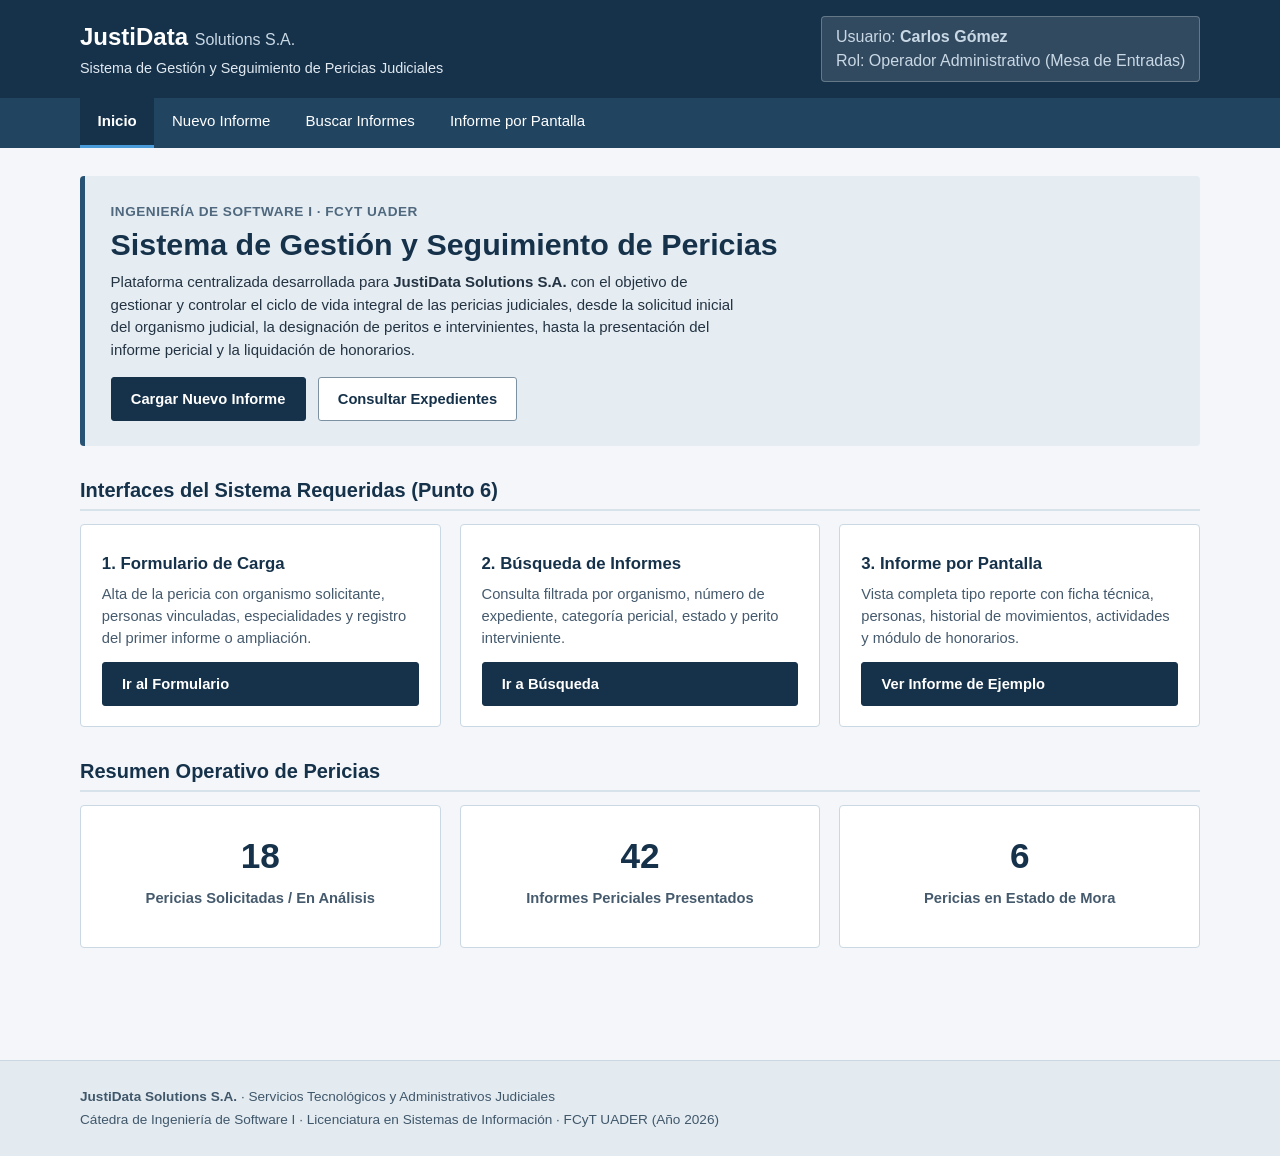
<file: index.html>
<!DOCTYPE html>
<html lang="es">
<head>
  <meta charset="UTF-8">
  <meta name="viewport" content="width=device-width, initial-scale=1.0">
  <title>JustiData Solutions S.A. | Sistema de Gestión y Seguimiento de Pericias</title>
  <link rel="stylesheet" href="estilos.css">
</head>
<body>

  <!-- Encabezado institucional -->
  <header class="encabezado">
    <div class="contenedor marca">
      <div class="marca-info">
        <a href="index.html">JustiData <span>Solutions S.A.</span></a>
        <p>Sistema de Gestión y Seguimiento de Pericias Judiciales</p>
      </div>
      <!-- Datos de sesión del usuario -->
      <div class="datos-sesion">
        <span class="usuario-nombre">Usuario: <strong>Carlos Gómez</strong></span>
        <span class="usuario-rol">Rol: Operador Administrativo (Mesa de Entradas)</span>
      </div>
    </div>
    <!-- Menú de navegación según ejemplo de cátedra -->
    <nav aria-label="Navegación principal">
      <div class="contenedor">
        <ul>
          <li><a href="index.html" aria-current="page">Inicio</a></li>
          <li><a href="nuevo-informe.html">Nuevo Informe</a></li>
          <li><a href="buscar-informes.html">Buscar Informes</a></li>
          <li><a href="informe.html">Informe por Pantalla</a></li>
        </ul>
      </div>
    </nav>
  </header>

  <!-- Contenido principal -->
  <main class="contenedor">
    <section class="presentacion">
      <p class="seccion">Ingeniería de Software I · FCyT UADER</p>
      <h1>Sistema de Gestión y Seguimiento de Pericias</h1>
      <p>
        Plataforma centralizada desarrollada para <strong>JustiData Solutions S.A.</strong> con el objetivo de 
        gestionar y controlar el ciclo de vida integral de las pericias judiciales, desde la solicitud inicial 
        del organismo judicial, la designación de peritos e intervinientes, hasta la presentación del informe pericial 
        y la liquidación de honorarios.
      </p>
      <div class="acciones">
        <a class="boton" href="nuevo-informe.html">Cargar Nuevo Informe</a>
        <a class="boton secundario" href="buscar-informes.html">Consultar Expedientes</a>
      </div>
    </section>

    <!-- Accesos directos a las 3 interfaces solicitadas -->
    <section aria-labelledby="accesos">
      <h2 id="accesos">Interfaces del Sistema Requeridas (Punto 6)</h2>
      <div class="accesos">
        <article>
          <h3>1. Formulario de Carga</h3>
          <p>Alta de la pericia con organismo solicitante, personas vinculadas, especialidades y registro del primer informe o ampliación.</p>
          <a class="boton" href="nuevo-informe.html">Ir al Formulario</a>
        </article>

        <article>
          <h3>2. Búsqueda de Informes</h3>
          <p>Consulta filtrada por organismo, número de expediente, categoría pericial, estado y perito interviniente.</p>
          <a class="boton" href="buscar-informes.html">Ir a Búsqueda</a>
        </article>

        <article>
          <h3>3. Informe por Pantalla</h3>
          <p>Vista completa tipo reporte con ficha técnica, personas, historial de movimientos, actividades y módulo de honorarios.</p>
          <a class="boton" href="informe.html">Ver Informe de Ejemplo</a>
        </article>
      </div>
    </section>

    <!-- Resumen rápido de estado operativo -->
    <section>
      <h2>Resumen Operativo de Pericias</h2>
      <div class="accesos">
        <article class="tarjeta-resumen">
          <span class="numero-resumen">18</span>
          <p><strong>Pericias Solicitadas / En Análisis</strong></p>
        </article>
        <article class="tarjeta-resumen">
          <span class="numero-resumen">42</span>
          <p><strong>Informes Periciales Presentados</strong></p>
        </article>
        <article class="tarjeta-resumen">
          <span class="numero-resumen">6</span>
          <p><strong>Pericias en Estado de Mora</strong></p>
        </article>
      </div>
    </section>
  </main>

  <!-- Pie de página -->
  <footer>
    <div class="contenedor">
      <p><strong>JustiData Solutions S.A.</strong> · Servicios Tecnológicos y Administrativos Judiciales</p>
      <p>Cátedra de Ingeniería de Software I · Licenciatura en Sistemas de Información · FCyT UADER (Año 2026)</p>
    </div>
  </footer>

</body>
</html>
</file>
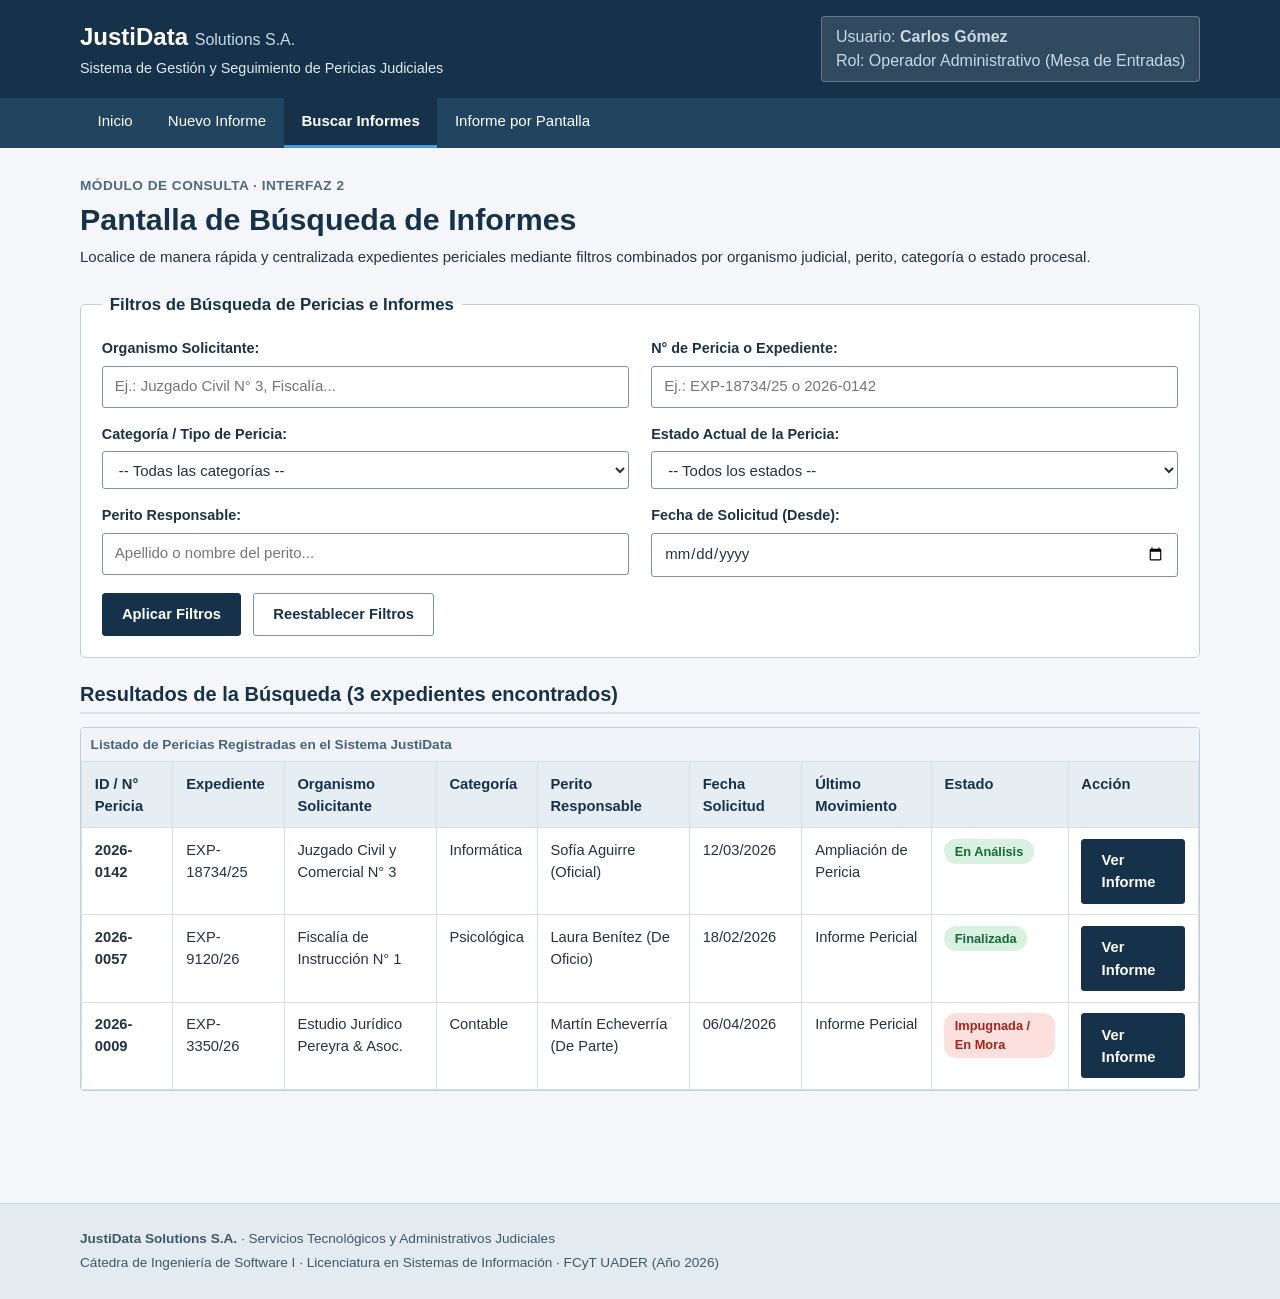
<file: buscar-informes.html>
<!DOCTYPE html>
<html lang="es">
<head>
  <meta charset="UTF-8">
  <meta name="viewport" content="width=device-width, initial-scale=1.0">
  <title>Búsqueda de Informes y Pericias | JustiData Solutions S.A.</title>
  <link rel="stylesheet" href="estilos.css">
</head>
<body>

  <!-- Encabezado institucional -->
  <header class="encabezado">
    <div class="contenedor marca">
      <div class="marca-info">
        <a href="index.html">JustiData <span>Solutions S.A.</span></a>
        <p>Sistema de Gestión y Seguimiento de Pericias Judiciales</p>
      </div>
      <div class="datos-sesion">
        <span class="usuario-nombre">Usuario: <strong>Carlos Gómez</strong></span>
        <span class="usuario-rol">Rol: Operador Administrativo (Mesa de Entradas)</span>
      </div>
    </div>
    <nav aria-label="Navegación principal">
      <div class="contenedor">
        <ul>
          <li><a href="index.html">Inicio</a></li>
          <li><a href="nuevo-informe.html">Nuevo Informe</a></li>
          <li><a href="buscar-informes.html" aria-current="page">Buscar Informes</a></li>
          <li><a href="informe.html">Informe por Pantalla</a></li>
        </ul>
      </div>
    </nav>
  </header>

  <main class="contenedor">
    <div class="titulo">
      <p class="seccion">Módulo de Consulta · Interfaz 2</p>
      <h1>Pantalla de Búsqueda de Informes</h1>
      <p>
        Localice de manera rápida y centralizada expedientes periciales mediante filtros combinados 
        por organismo judicial, perito, categoría o estado procesal.
      </p>
    </div>

    <!-- Formulario de filtros de búsqueda (Formulario HTML según apuntes de cátedra) -->
    <form name="formBusqueda" id="formBusqueda" action="buscar-informes.html" method="get">
      <fieldset>
        <legend>Filtros de Búsqueda de Pericias e Informes</legend>
        <div class="campos">
          <div>
            <label for="organismoFiltro">Organismo Solicitante:</label>
            <input type="text" id="organismoFiltro" name="organismo" placeholder="Ej.: Juzgado Civil N° 3, Fiscalía...">
          </div>

          <div>
            <label for="expedienteFiltro">N° de Pericia o Expediente:</label>
            <input type="text" id="expedienteFiltro" name="expediente" placeholder="Ej.: EXP-18734/25 o 2026-0142">
          </div>

          <div>
            <label for="categoriaFiltro">Categoría / Tipo de Pericia:</label>
            <select id="categoriaFiltro" name="categoria">
              <option value="">-- Todas las categorías --</option>
              <option value="Informatica">Informática</option>
              <option value="Medica">Médica</option>
              <option value="Psicologica">Psicológica</option>
              <option value="Contable">Contable</option>
              <option value="Accidentologica">Accidentológica</option>
              <option value="Documentologica">Documentológica</option>
            </select>
          </div>

          <div>
            <label for="estadoFiltro">Estado Actual de la Pericia:</label>
            <select id="estadoFiltro" name="estado">
              <option value="">-- Todos los estados --</option>
              <option value="Solicitada">Solicitada</option>
              <option value="En analisis">En Análisis</option>
              <option value="En proceso">En Proceso de Evaluación</option>
              <option value="Finalizada">Finalizada</option>
              <option value="Impugnada">Impugnada</option>
              <option value="En mora">En Mora</option>
            </select>
          </div>

          <div>
            <label for="peritoFiltro">Perito Responsable:</label>
            <input type="text" id="peritoFiltro" name="perito" placeholder="Apellido o nombre del perito...">
          </div>

          <div>
            <label for="fechaDesde">Fecha de Solicitud (Desde):</label>
            <input type="date" id="fechaDesde" name="fechaDesde">
          </div>
        </div>

        <div class="acciones">
          <button type="submit" class="boton">Aplicar Filtros</button>
          <button type="reset" class="boton secundario">Reestablecer Filtros</button>
        </div>
      </fieldset>
    </form>

    <!-- Tabla de resultados de la búsqueda -->
    <section>
      <h2>Resultados de la Búsqueda (3 expedientes encontrados)</h2>
      <div class="tabla-contenedor">
        <table>
          <caption>Listado de Pericias Registradas en el Sistema JustiData</caption>
          <thead>
            <tr>
              <th scope="col">ID / N° Pericia</th>
              <th scope="col">Expediente</th>
              <th scope="col">Organismo Solicitante</th>
              <th scope="col">Categoría</th>
              <th scope="col">Perito Responsable</th>
              <th scope="col">Fecha Solicitud</th>
              <th scope="col">Último Movimiento</th>
              <th scope="col">Estado</th>
              <th scope="col">Acción</th>
            </tr>
          </thead>
          <tbody>
            <tr>
              <td><strong>2026-0142</strong></td>
              <td>EXP-18734/25</td>
              <td>Juzgado Civil y Comercial N° 3</td>
              <td>Informática</td>
              <td>Sofía Aguirre (Oficial)</td>
              <td>12/03/2026</td>
              <td>Ampliación de Pericia</td>
              <td><span class="etiqueta ok">En Análisis</span></td>
              <td><a class="boton" href="informe.html">Ver Informe</a></td>
            </tr>
            <tr>
              <td><strong>2026-0057</strong></td>
              <td>EXP-9120/26</td>
              <td>Fiscalía de Instrucción N° 1</td>
              <td>Psicológica</td>
              <td>Laura Benítez (De Oficio)</td>
              <td>18/02/2026</td>
              <td>Informe Pericial</td>
              <td><span class="etiqueta ok">Finalizada</span></td>
              <td><a class="boton" href="informe.html">Ver Informe</a></td>
            </tr>
            <tr>
              <td><strong>2026-0009</strong></td>
              <td>EXP-3350/26</td>
              <td>Estudio Jurídico Pereyra & Asoc.</td>
              <td>Contable</td>
              <td>Martín Echeverría (De Parte)</td>
              <td>06/04/2026</td>
              <td>Informe Pericial</td>
              <td><span class="etiqueta mora">Impugnada / En Mora</span></td>
              <td><a class="boton" href="informe.html">Ver Informe</a></td>
            </tr>
          </tbody>
        </table>
      </div>
    </section>
  </main>

  <footer>
    <div class="contenedor">
      <p><strong>JustiData Solutions S.A.</strong> · Servicios Tecnológicos y Administrativos Judiciales</p>
      <p>Cátedra de Ingeniería de Software I · Licenciatura en Sistemas de Información · FCyT UADER (Año 2026)</p>
    </div>
  </footer>

</body>
</html>
</file>
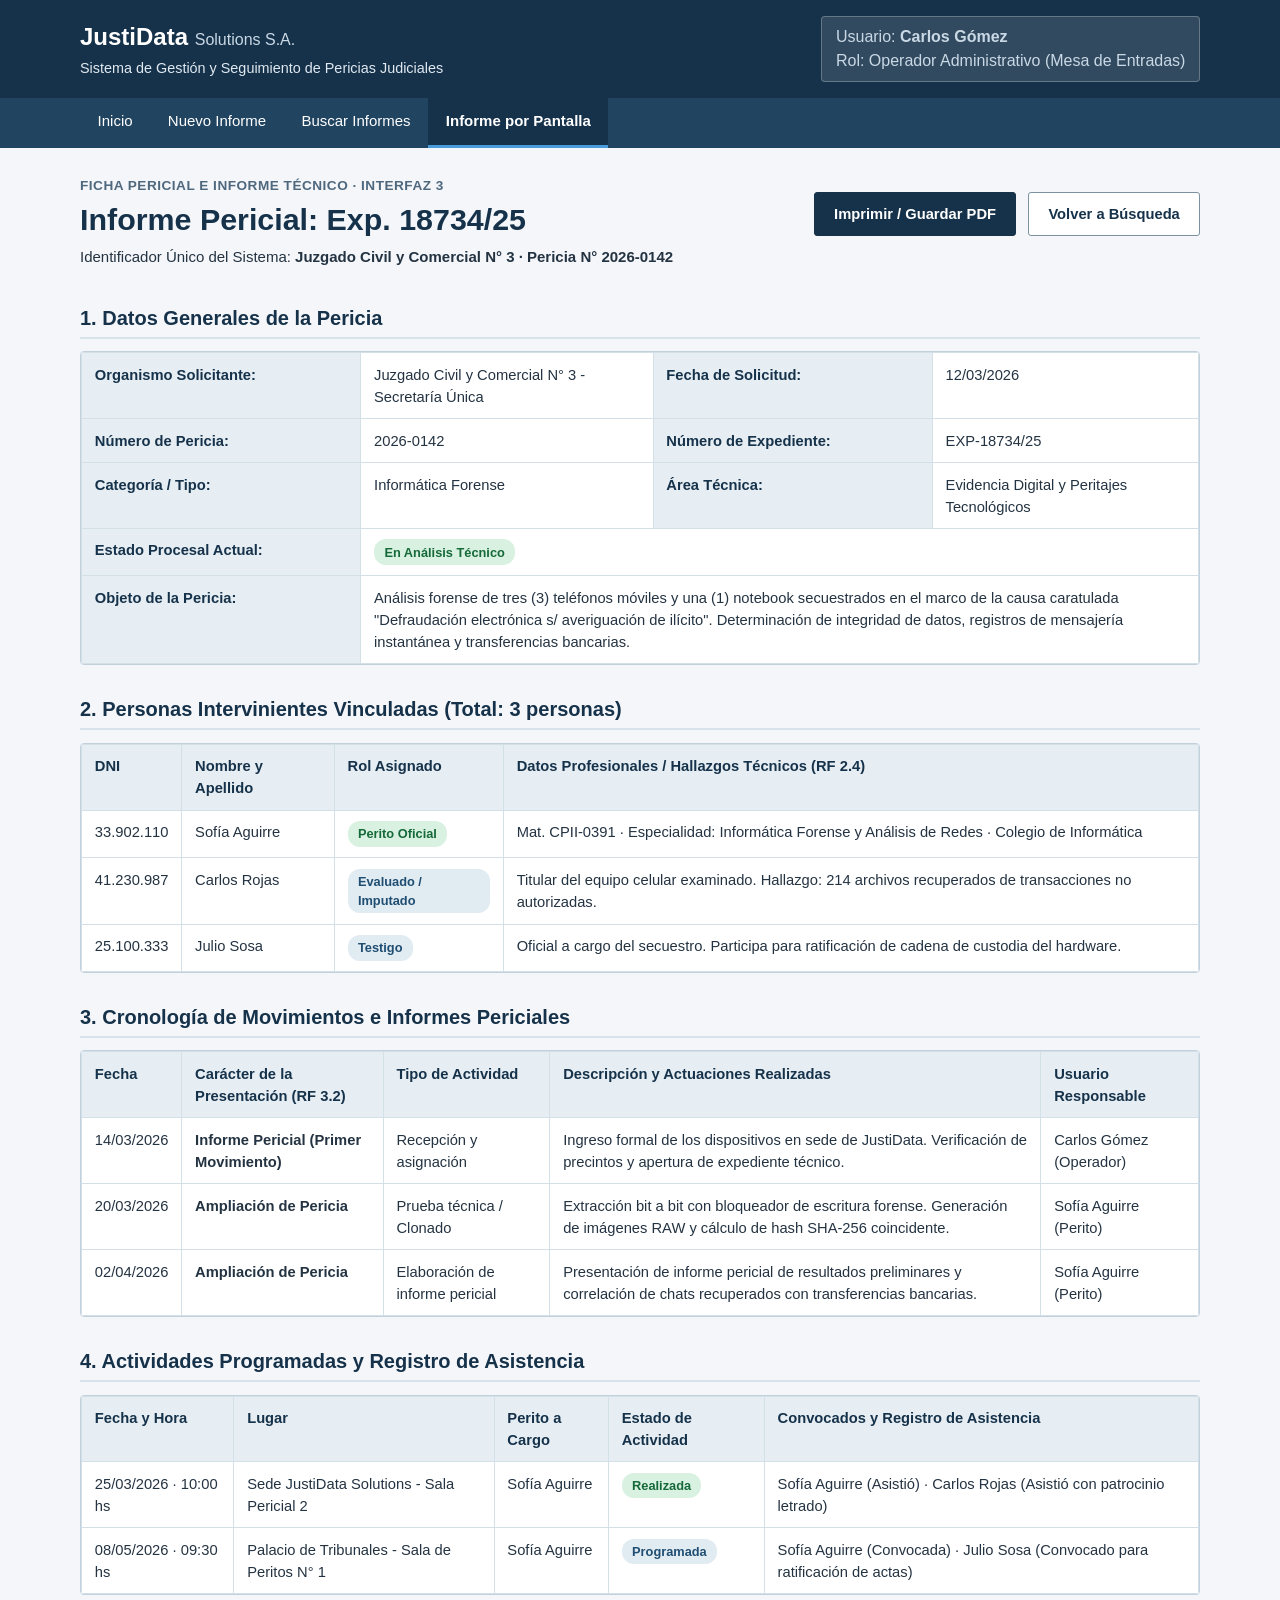
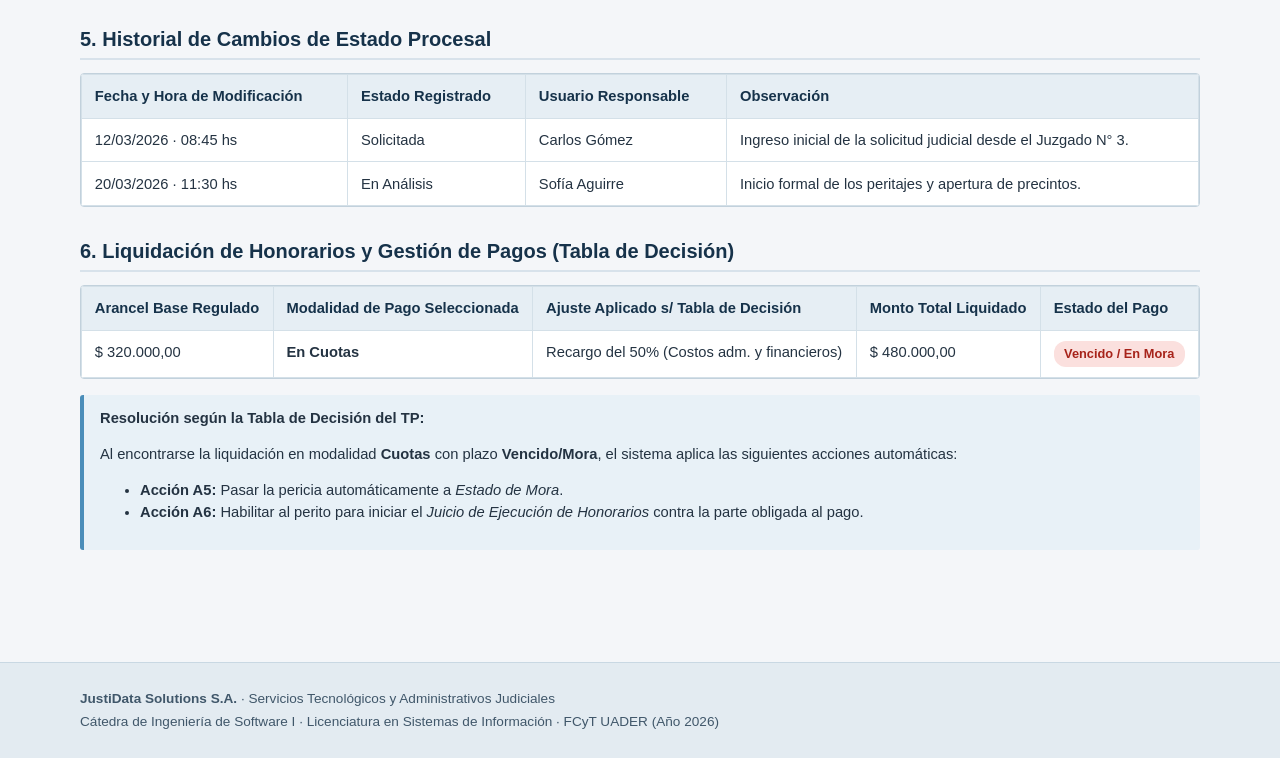
<file: informe.html>
<!DOCTYPE html>
<html lang="es">
<head>
  <meta charset="UTF-8">
  <meta name="viewport" content="width=device-width, initial-scale=1.0">
  <title>Informe Pericial en Pantalla | JustiData Solutions S.A.</title>
  <link rel="stylesheet" href="estilos.css">
</head>
<body>

  <!-- Encabezado institucional (oculto en vista de impresión gracias a CSS print) -->
  <header class="encabezado">
    <div class="contenedor marca">
      <div class="marca-info">
        <a href="index.html">JustiData <span>Solutions S.A.</span></a>
        <p>Sistema de Gestión y Seguimiento de Pericias Judiciales</p>
      </div>
      <div class="datos-sesion">
        <span class="usuario-nombre">Usuario: <strong>Carlos Gómez</strong></span>
        <span class="usuario-rol">Rol: Operador Administrativo (Mesa de Entradas)</span>
      </div>
    </div>
    <nav aria-label="Navegación principal">
      <div class="contenedor">
        <ul>
          <li><a href="index.html">Inicio</a></li>
          <li><a href="nuevo-informe.html">Nuevo Informe</a></li>
          <li><a href="buscar-informes.html">Buscar Informes</a></li>
          <li><a href="informe.html" aria-current="page">Informe por Pantalla</a></li>
        </ul>
      </div>
    </nav>
  </header>

  <main class="contenedor">

    <!-- Barra de acciones y título del reporte -->
    <div class="barra-reporte">
      <div>
        <p class="seccion">Ficha Pericial e Informe Técnico · Interfaz 3</p>
        <h1>Informe Pericial: Exp. 18734/25</h1>
        <p>Identificador Único del Sistema: <strong>Juzgado Civil y Comercial N° 3 · Pericia N° 2026-0142</strong></p>
      </div>
      <div class="acciones no-imprimir">
        <button type="button" class="boton" onclick="window.print()">Imprimir / Guardar PDF</button>
        <a class="boton secundario" href="buscar-informes.html">Volver a Búsqueda</a>
      </div>
    </div>

    <!-- 1. Ficha Técnica General (Tabla Pericia y Categoría) -->
    <section>
      <h2>1. Datos Generales de la Pericia</h2>
      <div class="tabla-contenedor">
        <table>
          <tbody>
            <tr>
              <th scope="row" style="width: 25%;">Organismo Solicitante:</th>
              <td>Juzgado Civil y Comercial N° 3 - Secretaría Única</td>
              <th scope="row" style="width: 25%;">Fecha de Solicitud:</th>
              <td>12/03/2026</td>
            </tr>
            <tr>
              <th scope="row">Número de Pericia:</th>
              <td>2026-0142</td>
              <th scope="row">Número de Expediente:</th>
              <td>EXP-18734/25</td>
            </tr>
            <tr>
              <th scope="row">Categoría / Tipo:</th>
              <td>Informática Forense</td>
              <th scope="row">Área Técnica:</th>
              <td>Evidencia Digital y Peritajes Tecnológicos</td>
            </tr>
            <tr>
              <th scope="row">Estado Procesal Actual:</th>
              <td colspan="3"><span class="etiqueta ok">En Análisis Técnico</span></td>
            </tr>
            <tr>
              <th scope="row">Objeto de la Pericia:</th>
              <td colspan="3">
                Análisis forense de tres (3) teléfonos móviles y una (1) notebook secuestrados en el marco 
                de la causa caratulada "Defraudación electrónica s/ averiguación de ilícito". Determinación de 
                integridad de datos, registros de mensajería instantánea y transferencias bancarias.
              </td>
            </tr>
          </tbody>
        </table>
      </div>
    </section>

    <!-- 2. Personas e Intervinientes (RF 2.1 - 2.4 y RF 6.1 Conteo de Personas) -->
    <section>
      <h2>2. Personas Intervinientes Vinculadas (Total: 3 personas)</h2>
      <div class="tabla-contenedor">
        <table>
          <thead>
            <tr>
              <th>DNI</th>
              <th>Nombre y Apellido</th>
              <th>Rol Asignado</th>
              <th>Datos Profesionales / Hallazgos Técnicos (RF 2.4)</th>
            </tr>
          </thead>
          <tbody>
            <tr>
              <td>33.902.110</td>
              <td>Sofía Aguirre</td>
              <td><span class="etiqueta ok">Perito Oficial</span></td>
              <td>Mat. CPII-0391 · Especialidad: Informática Forense y Análisis de Redes · Colegio de Informática</td>
            </tr>
            <tr>
              <td>41.230.987</td>
              <td>Carlos Rojas</td>
              <td><span class="etiqueta">Evaluado / Imputado</span></td>
              <td>Titular del equipo celular examinado. Hallazgo: 214 archivos recuperados de transacciones no autorizadas.</td>
            </tr>
            <tr>
              <td>25.100.333</td>
              <td>Julio Sosa</td>
              <td><span class="etiqueta">Testigo</span></td>
              <td>Oficial a cargo del secuestro. Participa para ratificación de cadena de custodia del hardware.</td>
            </tr>
          </tbody>
        </table>
      </div>
    </section>

    <!-- 3. Historial Cronológico de Movimientos e Informes (RF 3.1 y 3.2) -->
    <section>
      <h2>3. Cronología de Movimientos e Informes Periciales</h2>
      <div class="tabla-contenedor">
        <table>
          <thead>
            <tr>
              <th>Fecha</th>
              <th>Carácter de la Presentación (RF 3.2)</th>
              <th>Tipo de Actividad</th>
              <th>Descripción y Actuaciones Realizadas</th>
              <th>Usuario Responsable</th>
            </tr>
          </thead>
          <tbody>
            <tr>
              <td>14/03/2026</td>
              <td><strong>Informe Pericial (Primer Movimiento)</strong></td>
              <td>Recepción y asignación</td>
              <td>Ingreso formal de los dispositivos en sede de JustiData. Verificación de precintos y apertura de expediente técnico.</td>
              <td>Carlos Gómez (Operador)</td>
            </tr>
            <tr>
              <td>20/03/2026</td>
              <td><strong>Ampliación de Pericia</strong></td>
              <td>Prueba técnica / Clonado</td>
              <td>Extracción bit a bit con bloqueador de escritura forense. Generación de imágenes RAW y cálculo de hash SHA-256 coincidente.</td>
              <td>Sofía Aguirre (Perito)</td>
            </tr>
            <tr>
              <td>02/04/2026</td>
              <td><strong>Ampliación de Pericia</strong></td>
              <td>Elaboración de informe pericial</td>
              <td>Presentación de informe pericial de resultados preliminares y correlación de chats recuperados con transferencias bancarias.</td>
              <td>Sofía Aguirre (Perito)</td>
            </tr>
          </tbody>
        </table>
      </div>
    </section>

    <!-- 4. Actividades Programadas y Asistencia (RF 3.3 y 3.4) -->
    <section>
      <h2>4. Actividades Programadas y Registro de Asistencia</h2>
      <div class="tabla-contenedor">
        <table>
          <thead>
            <tr>
              <th>Fecha y Hora</th>
              <th>Lugar</th>
              <th>Perito a Cargo</th>
              <th>Estado de Actividad</th>
              <th>Convocados y Registro de Asistencia</th>
            </tr>
          </thead>
          <tbody>
            <tr>
              <td>25/03/2026 · 10:00 hs</td>
              <td>Sede JustiData Solutions - Sala Pericial 2</td>
              <td>Sofía Aguirre</td>
              <td><span class="etiqueta ok">Realizada</span></td>
              <td>
                Sofía Aguirre (Asistió) · Carlos Rojas (Asistió con patrocinio letrado)
              </td>
            </tr>
            <tr>
              <td>08/05/2026 · 09:30 hs</td>
              <td>Palacio de Tribunales - Sala de Peritos N° 1</td>
              <td>Sofía Aguirre</td>
              <td><span class="etiqueta">Programada</span></td>
              <td>
                Sofía Aguirre (Convocada) · Julio Sosa (Convocado para ratificación de actas)
              </td>
            </tr>
          </tbody>
        </table>
      </div>
    </section>

    <!-- 5. Historial de Auditoría de Estados (RF 4.2) -->
    <section>
      <h2>5. Historial de Cambios de Estado Procesal</h2>
      <div class="tabla-contenedor">
        <table>
          <thead>
            <tr>
              <th>Fecha y Hora de Modificación</th>
              <th>Estado Registrado</th>
              <th>Usuario Responsable</th>
              <th>Observación</th>
            </tr>
          </thead>
          <tbody>
            <tr>
              <td>12/03/2026 · 08:45 hs</td>
              <td>Solicitada</td>
              <td>Carlos Gómez</td>
              <td>Ingreso inicial de la solicitud judicial desde el Juzgado N° 3.</td>
            </tr>
            <tr>
              <td>20/03/2026 · 11:30 hs</td>
              <td>En Análisis</td>
              <td>Sofía Aguirre</td>
              <td>Inicio formal de los peritajes y apertura de precintos.</td>
            </tr>
          </tbody>
        </table>
      </div>
    </section>

    <!-- 6. Módulo de Honorarios, Liquidación y Tabla de Decisión -->
    <section>
      <h2>6. Liquidación de Honorarios y Gestión de Pagos (Tabla de Decisión)</h2>
      <div class="tabla-contenedor">
        <table>
          <thead>
            <tr>
              <th>Arancel Base Regulado</th>
              <th>Modalidad de Pago Seleccionada</th>
              <th>Ajuste Aplicado s/ Tabla de Decisión</th>
              <th>Monto Total Liquidado</th>
              <th>Estado del Pago</th>
            </tr>
          </thead>
          <tbody>
            <tr>
              <td>$ 320.000,00</td>
              <td><strong>En Cuotas</strong></td>
              <td>Recargo del 50% (Costos adm. y financieros)</td>
              <td>$ 480.000,00</td>
              <td><span class="etiqueta mora">Vencido / En Mora</span></td>
            </tr>
          </tbody>
        </table>
      </div>

      <!-- Cuadro de reglas de la tabla de decisión aplicada -->
      <div class="nota" style="margin-top: 1rem;">
        <p><strong>Resolución según la Tabla de Decisión del TP:</strong></p>
        <p>
          Al encontrarse la liquidación en modalidad <strong>Cuotas</strong> con plazo <strong>Vencido/Mora</strong>, 
          el sistema aplica las siguientes acciones automáticas:
        </p>
        <ul>
          <li><strong>Acción A5:</strong> Pasar la pericia automáticamente a <em>Estado de Mora</em>.</li>
          <li><strong>Acción A6:</strong> Habilitar al perito para iniciar el <em>Juicio de Ejecución de Honorarios</em> contra la parte obligada al pago.</li>
        </ul>
      </div>
    </section>

  </main>

  <!-- Pie de página (oculto en impresión) -->
  <footer>
    <div class="contenedor">
      <p><strong>JustiData Solutions S.A.</strong> · Servicios Tecnológicos y Administrativos Judiciales</p>
      <p>Cátedra de Ingeniería de Software I · Licenciatura en Sistemas de Información · FCyT UADER (Año 2026)</p>
    </div>
  </footer>

</body>
</html>
</file>
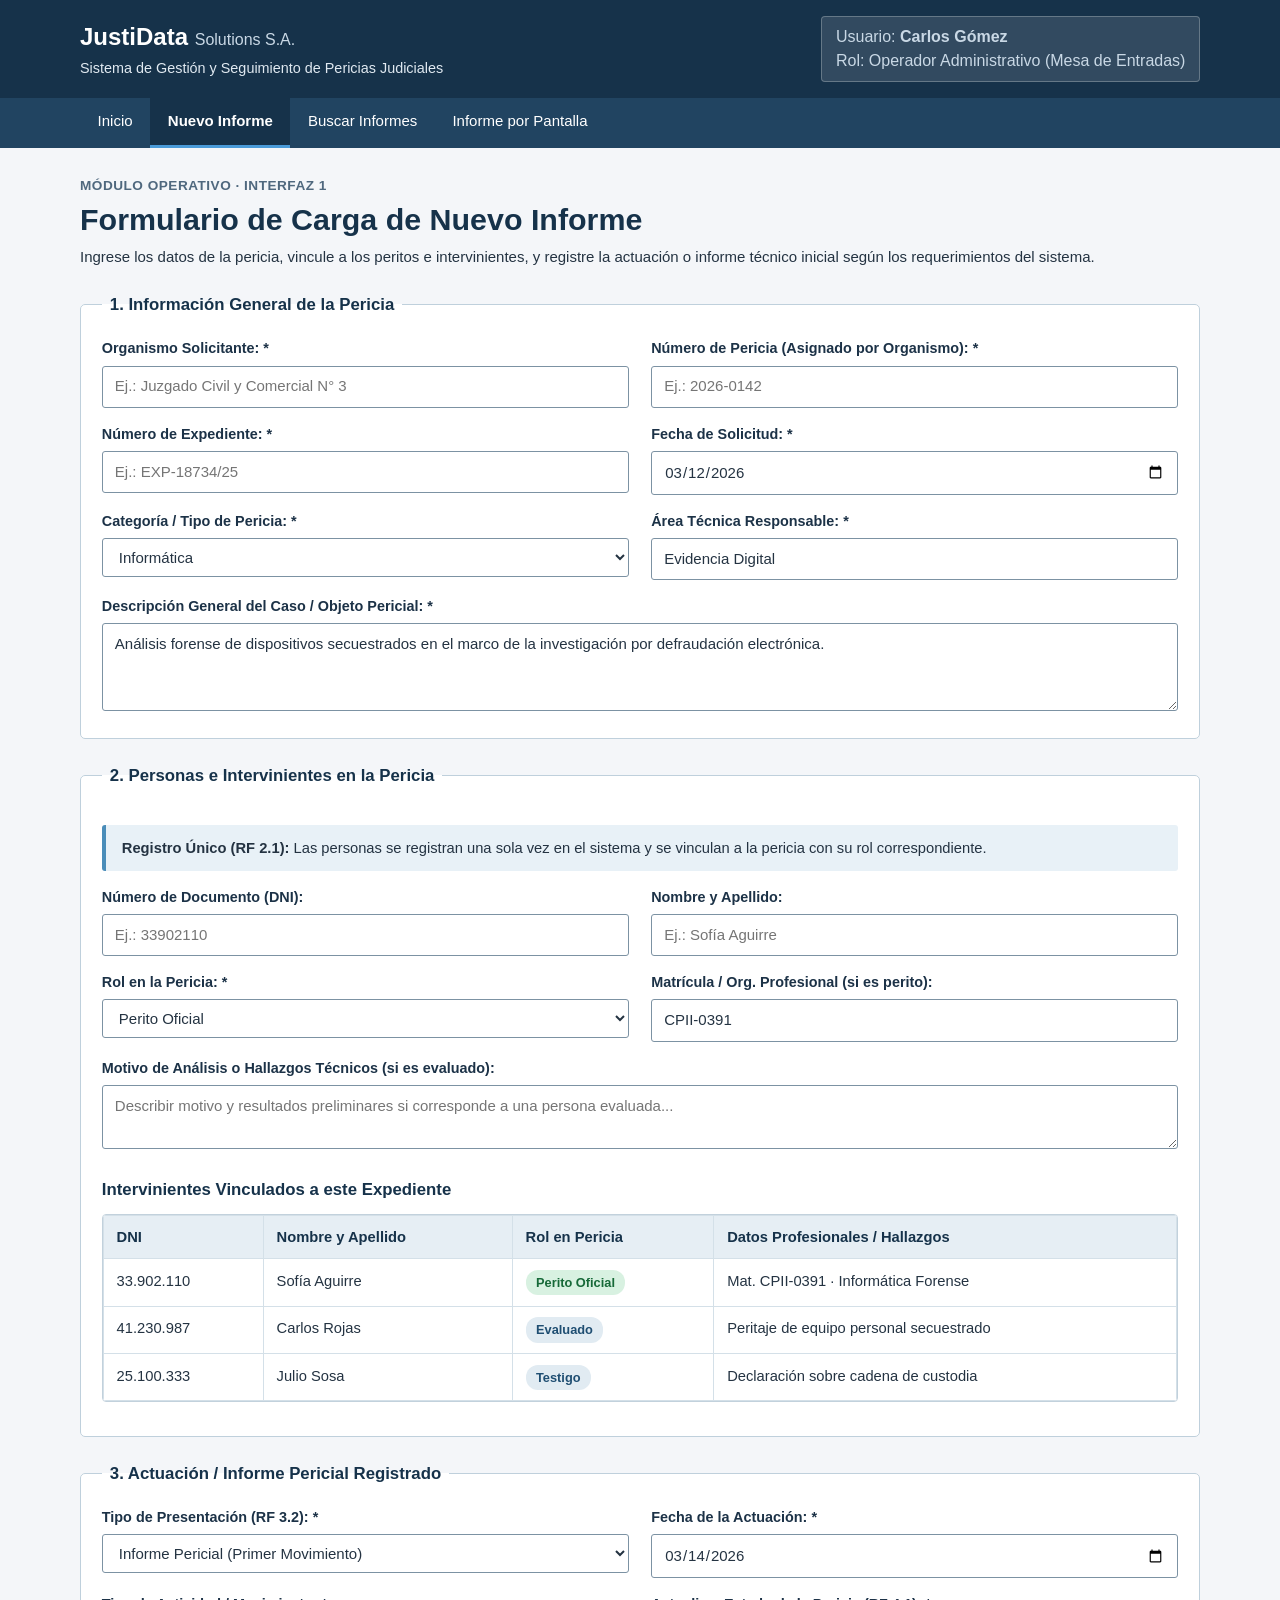
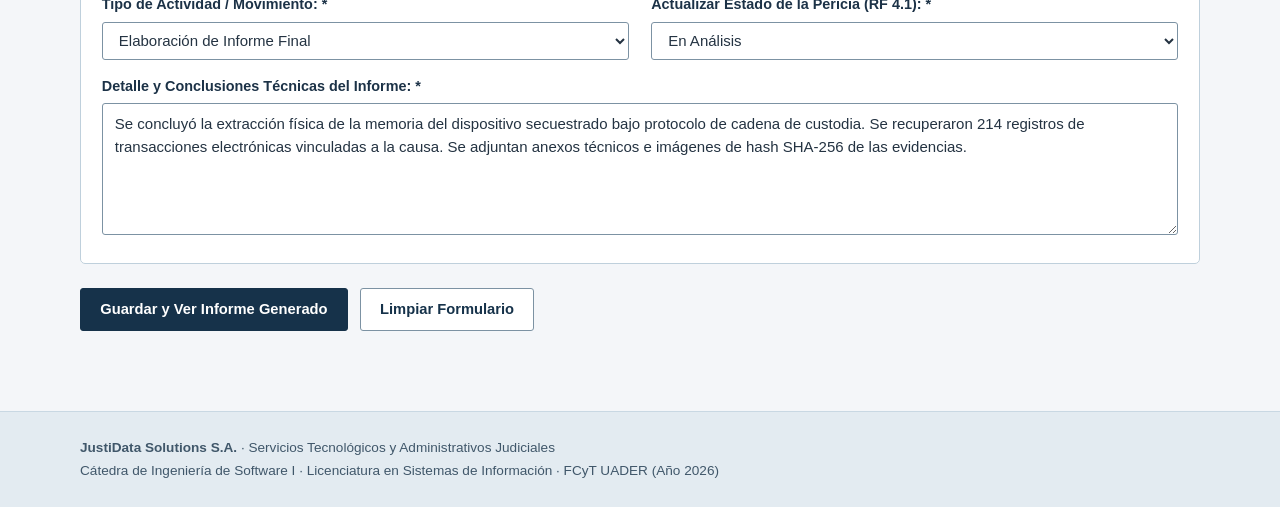
<file: nuevo-informe.html>
<!DOCTYPE html>
<html lang="es">
<head>
  <meta charset="UTF-8">
  <meta name="viewport" content="width=device-width, initial-scale=1.0">
  <title>Carga de Nuevo Informe | JustiData Solutions S.A.</title>
  <link rel="stylesheet" href="estilos.css">
</head>
<body>

  <!-- Encabezado institucional -->
  <header class="encabezado">
    <div class="contenedor marca">
      <div class="marca-info">
        <a href="index.html">JustiData <span>Solutions S.A.</span></a>
        <p>Sistema de Gestión y Seguimiento de Pericias Judiciales</p>
      </div>
      <div class="datos-sesion">
        <span class="usuario-nombre">Usuario: <strong>Carlos Gómez</strong></span>
        <span class="usuario-rol">Rol: Operador Administrativo (Mesa de Entradas)</span>
      </div>
    </div>
    <nav aria-label="Navegación principal">
      <div class="contenedor">
        <ul>
          <li><a href="index.html">Inicio</a></li>
          <li><a href="nuevo-informe.html" aria-current="page">Nuevo Informe</a></li>
          <li><a href="buscar-informes.html">Buscar Informes</a></li>
          <li><a href="informe.html">Informe por Pantalla</a></li>
        </ul>
      </div>
    </nav>
  </header>

  <main class="contenedor">
    <div class="titulo">
      <p class="seccion">Módulo Operativo · Interfaz 1</p>
      <h1>Formulario de Carga de Nuevo Informe</h1>
      <p>
        Ingrese los datos de la pericia, vincule a los peritos e intervinientes, y registre la actuación 
        o informe técnico inicial según los requerimientos del sistema.
      </p>
    </div>

    <!-- Formulario principal con method POST y action a la vista del informe -->
    <form name="formNuevoInforme" id="formNuevoInforme" action="informe.html" method="get">
      
      <!-- Sección 1: Datos de la Pericia (Tabla Pericia y Categoría) -->
      <fieldset>
        <legend>1. Información General de la Pericia</legend>
        <div class="campos">
          <div>
            <label for="organismo">Organismo Solicitante: *</label>
            <input type="text" id="organismo" name="organismo" placeholder="Ej.: Juzgado Civil y Comercial N° 3" required>
          </div>

          <div>
            <label for="nroPericia">Número de Pericia (Asignado por Organismo): *</label>
            <input type="text" id="nroPericia" name="nroPericia" placeholder="Ej.: 2026-0142" required>
          </div>

          <div>
            <label for="expediente">Número de Expediente: *</label>
            <input type="text" id="expediente" name="expediente" placeholder="Ej.: EXP-18734/25" required>
          </div>

          <div>
            <label for="fechaSolicitud">Fecha de Solicitud: *</label>
            <input type="date" id="fechaSolicitud" name="fechaSolicitud" value="2026-03-12" required>
          </div>

          <div>
            <label for="categoria">Categoría / Tipo de Pericia: *</label>
            <select id="categoria" name="categoria" required>
              <option value="">-- Seleccionar categoría --</option>
              <option value="Informatica" selected>Informática</option>
              <option value="Medica">Médica</option>
              <option value="Psicologica">Psicológica</option>
              <option value="Contable">Contable</option>
              <option value="Accidentologica">Accidentológica</option>
              <option value="Documentologica">Documentológica</option>
            </select>
          </div>

          <div>
            <label for="areaTecnica">Área Técnica Responsable: *</label>
            <input type="text" id="areaTecnica" name="areaTecnica" placeholder="Ej.: Evidencia Digital y Forense" value="Evidencia Digital" required>
          </div>

          <div class="ancho">
            <label for="descripcionCaso">Descripción General del Caso / Objeto Pericial: *</label>
            <textarea id="descripcionCaso" name="descripcionCaso" rows="3" placeholder="Detalle sintético del objeto de la pericia solicitado por el juez o fiscal..." required>Análisis forense de dispositivos secuestrados en el marco de la investigación por defraudación electrónica.</textarea>
          </div>
        </div>
      </fieldset>

      <!-- Sección 2: Personas Involucradas (Tablas Persona y Pericia-Persona) -->
      <fieldset>
        <legend>2. Personas e Intervinientes en la Pericia</legend>
        <p class="nota">
          <strong>Registro Único (RF 2.1):</strong> Las personas se registran una sola vez en el sistema y se vinculan a la pericia con su rol correspondiente.
        </p>

        <div class="campos">
          <div>
            <label for="dniPersona">Número de Documento (DNI):</label>
            <input type="number" id="dniPersona" name="dniPersona" placeholder="Ej.: 33902110">
          </div>

          <div>
            <label for="nombreApellido">Nombre y Apellido:</label>
            <input type="text" id="nombreApellido" name="nombreApellido" placeholder="Ej.: Sofía Aguirre">
          </div>

          <div>
            <label for="rolPersona">Rol en la Pericia: *</label>
            <select id="rolPersona" name="rolPersona">
              <option value="">-- Seleccione rol --</option>
              <option value="Perito Oficial" selected>Perito Oficial</option>
              <option value="Perito de Oficio">Perito de Oficio</option>
              <option value="Perito de Parte">Perito de Parte</option>
              <option value="Evaluado">Persona Evaluada</option>
              <option value="Testigo">Testigo</option>
              <option value="Asistente">Profesional Asistente</option>
            </select>
          </div>

          <div>
            <label for="matricula">Matrícula / Org. Profesional (si es perito):</label>
            <input type="text" id="matricula" name="matricula" placeholder="Ej.: CPII-0391 · Col. de Informática" value="CPII-0391">
          </div>

          <div class="ancho">
            <label for="hallazgos">Motivo de Análisis o Hallazgos Técnicos (si es evaluado):</label>
            <textarea id="hallazgos" name="hallazgos" rows="2" placeholder="Describir motivo y resultados preliminares si corresponde a una persona evaluada..."></textarea>
          </div>
        </div>

        <!-- Tabla de personas ya agregadas al expediente -->
        <div style="margin-top: 1.5rem;">
          <h3>Intervinientes Vinculados a este Expediente</h3>
          <div class="tabla-contenedor">
            <table>
              <thead>
                <tr>
                  <th>DNI</th>
                  <th>Nombre y Apellido</th>
                  <th>Rol en Pericia</th>
                  <th>Datos Profesionales / Hallazgos</th>
                </tr>
              </thead>
              <tbody>
                <tr>
                  <td>33.902.110</td>
                  <td>Sofía Aguirre</td>
                  <td><span class="etiqueta ok">Perito Oficial</span></td>
                  <td>Mat. CPII-0391 · Informática Forense</td>
                </tr>
                <tr>
                  <td>41.230.987</td>
                  <td>Carlos Rojas</td>
                  <td><span class="etiqueta">Evaluado</span></td>
                  <td>Peritaje de equipo personal secuestrado</td>
                </tr>
                <tr>
                  <td>25.100.333</td>
                  <td>Julio Sosa</td>
                  <td><span class="etiqueta">Testigo</span></td>
                  <td>Declaración sobre cadena de custodia</td>
                </tr>
              </tbody>
            </table>
          </div>
        </div>
      </fieldset>

      <!-- Sección 3: Datos del Movimiento / Informe Pericial (Tablas Movimiento y Estado) -->
      <fieldset>
        <legend>3. Actuación / Informe Pericial Registrado</legend>
        <div class="campos">
          <div>
            <label for="tipoInforme">Tipo de Presentación (RF 3.2): *</label>
            <select id="tipoInforme" name="tipoInforme" required>
              <option value="Informe Pericial (Primer Movimiento)" selected>Informe Pericial (Primer Movimiento)</option>
              <option value="Ampliación de Pericia">Ampliación de Pericia (Movimiento Posterior)</option>
            </select>
          </div>

          <div>
            <label for="fechaMovimiento">Fecha de la Actuación: *</label>
            <input type="date" id="fechaMovimiento" name="fechaMovimiento" value="2026-03-14" required>
          </div>

          <div>
            <label for="tipoActividad">Tipo de Actividad / Movimiento: *</label>
            <select id="tipoActividad" name="tipoActividad" required>
              <option value="Recepción de solicitud">Recepción de Solicitud</option>
              <option value="Asignación de peritos">Asignación de Peritos</option>
              <option value="Análisis de documentación">Análisis de Documentación</option>
              <option value="Prueba técnica">Prueba Técnica / Análisis Forense</option>
              <option value="Elaboración de informe" selected>Elaboración de Informe Final</option>
            </select>
          </div>

          <div>
            <label for="estadoPericia">Actualizar Estado de la Pericia (RF 4.1): *</label>
            <select id="estadoPericia" name="estadoPericia" required>
              <option value="Solicitada">Solicitada</option>
              <option value="En analisis" selected>En Análisis</option>
              <option value="En proceso de evaluacion">En Proceso de Evaluación</option>
              <option value="En elaboracion de informe">En Elaboración de Informe</option>
              <option value="Finalizada">Finalizada</option>
              <option value="Suspendida">Suspendida</option>
              <option value="Impugnada">Impugnada</option>
              <option value="En mora">En Mora</option>
            </select>
          </div>

          <div class="ancho">
            <label for="descripcionMovimiento">Detalle y Conclusiones Técnicas del Informe: *</label>
            <textarea id="descripcionMovimiento" name="descripcionMovimiento" rows="5" placeholder="Detalle exhaustivo de las conclusiones periciales, metodología y evidencias..." required>Se concluyó la extracción física de la memoria del dispositivo secuestrado bajo protocolo de cadena de custodia. Se recuperaron 214 registros de transacciones electrónicas vinculadas a la causa. Se adjuntan anexos técnicos e imágenes de hash SHA-256 de las evidencias.</textarea>
          </div>
        </div>
      </fieldset>

      <!-- Botones de acción del formulario -->
      <div class="acciones">
        <button type="submit" class="boton">Guardar y Ver Informe Generado</button>
        <button type="reset" class="boton secundario">Limpiar Formulario</button>
      </div>

    </form>
  </main>

  <footer>
    <div class="contenedor">
      <p><strong>JustiData Solutions S.A.</strong> · Servicios Tecnológicos y Administrativos Judiciales</p>
      <p>Cátedra de Ingeniería de Software I · Licenciatura en Sistemas de Información · FCyT UADER (Año 2026)</p>
    </div>
  </footer>

</body>
</html>
</file>
<file: estilos.css>
/* ==========================================================================
   Estilos Institucionales - JustiData Solutions S.A.
   Cátedra: Ingeniería de Software I - FCyT UADER
   ========================================================================== */

* {
  box-sizing: border-box;
}

body {
  margin: 0;
  color: #243342;
  background-color: #f4f6f9;
  font-family: Arial, Helvetica, sans-serif;
  line-height: 1.5;
  font-size: 15px;
}

.contenedor {
  width: min(100% - 2rem, 1120px);
  margin: 0 auto;
}

/* Encabezado y Marca */
.encabezado {
  background-color: #16324a;
  color: #ffffff;
}

.marca {
  display: flex;
  justify-content: space-between;
  align-items: center;
  padding: 1rem 0;
  flex-wrap: wrap;
  gap: 1rem;
}

.marca a {
  color: #ffffff;
  font-size: 1.5rem;
  font-weight: bold;
  text-decoration: none;
}

.marca span {
  font-size: 1rem;
  font-weight: normal;
  color: #c9d8e5;
}

.marca p {
  margin: 0.2rem 0 0;
  color: #e0e9f1;
  font-size: 0.9rem;
}

/* Datos de Sesión */
.datos-sesion {
  background-color: rgba(255, 255, 255, 0.12);
  border: 1px solid rgba(255, 255, 255, 0.25);
  padding: 0.5rem 0.85rem;
  border-radius: 4px;
  font-size: 0.85rem;
  display: flex;
  flex-direction: column;
}

.usuario-rol {
  color: #b8d2e8;
  font-size: 0.8rem;
}

/* Barra de Navegación */
nav {
  background-color: #214461;
}

nav ul {
  display: flex;
  flex-wrap: wrap;
  list-style: none;
  margin: 0;
  padding: 0;
}

nav a {
  display: block;
  padding: 0.75rem 1.1rem;
  color: #ffffff;
  text-decoration: none;
  font-weight: 500;
  border-bottom: 3px solid transparent;
}

nav a:hover,
nav a[aria-current="page"] {
  background-color: #16324a;
  border-bottom-color: #4a9bd9;
  font-weight: bold;
}

/* Enlaces y Accesibilidad */
a {
  color: #12558a;
}

a:focus-visible,
button:focus-visible,
input:focus-visible,
select:focus-visible,
textarea:focus-visible {
  outline: 3px solid #b76b16;
  outline-offset: 2px;
}

/* Contenido Principal */
main {
  padding-top: 1.8rem;
  padding-bottom: 3rem;
  min-height: 70vh;
}

h1, h2, h3 {
  color: #16324a;
  line-height: 1.25;
}

h1 {
  margin: 0.2rem 0 0.5rem;
  font-size: 1.9rem;
}

h2 {
  margin: 1.5rem 0 0.8rem;
  font-size: 1.25rem;
  border-bottom: 2px solid #d8e2eb;
  padding-bottom: 0.35rem;
}

h3 {
  margin: 0.5rem 0;
  font-size: 1.05rem;
}

p {
  margin: 0 0 0.85rem;
}

section {
  margin-bottom: 2rem;
}

.titulo {
  margin-bottom: 1.5rem;
}

.seccion {
  margin-bottom: 0.2rem;
  color: #4f687e;
  font-weight: bold;
  font-size: 0.85rem;
  text-transform: uppercase;
  letter-spacing: 0.5px;
}

.presentacion {
  padding: 1.6rem;
  background-color: #e5edf3;
  border-left: 5px solid #275274;
  border-radius: 4px;
}

.presentacion p {
  max-width: 75ch;
}

/* Tarjetas y Accesos */
.accesos {
  display: grid;
  grid-template-columns: repeat(auto-fit, minmax(240px, 1fr));
  gap: 1.2rem;
}

.accesos article {
  background-color: #ffffff;
  border: 1px solid #c9d8e3;
  border-radius: 4px;
  padding: 1.3rem;
  display: flex;
  flex-direction: column;
  justify-content: space-between;
}

.accesos article p {
  color: #455a6d;
  font-size: 0.92rem;
}

.tarjeta-resumen {
  text-align: center;
  padding: 1.5rem 1rem !important;
}

.numero-resumen {
  display: block;
  font-size: 2.2rem;
  font-weight: bold;
  color: #16324a;
  margin-bottom: 0.3rem;
}

.nota {
  padding: 0.75rem 1rem;
  background-color: #e8f1f7;
  border-left: 4px solid #4a8db9;
  border-radius: 3px;
  font-size: 0.92rem;
  margin: 1rem 0;
}

/* Formularios */
fieldset {
  margin: 0 0 1.5rem;
  padding: 1.3rem;
  border: 1px solid #bfd0dc;
  background-color: #ffffff;
  border-radius: 5px;
}

legend {
  padding: 0 0.5rem;
  color: #16324a;
  font-weight: bold;
  font-size: 1.05rem;
}

.campos {
  display: grid;
  grid-template-columns: repeat(2, minmax(0, 1fr));
  gap: 1rem 1.4rem;
}

.ancho {
  grid-column: 1 / -1;
}

label {
  display: block;
  margin-bottom: 0.35rem;
  font-weight: bold;
  font-size: 0.9rem;
  color: #1c3247;
}

input, select, textarea, button {
  font: inherit;
}

input, select, textarea {
  width: 100%;
  padding: 0.55rem 0.75rem;
  color: #243342;
  background-color: #ffffff;
  border: 1px solid #7c92a3;
  border-radius: 3px;
}

textarea {
  resize: vertical;
}

.acciones {
  display: flex;
  flex-wrap: wrap;
  gap: 0.75rem;
  margin-top: 1rem;
}

.boton, button {
  display: inline-block;
  padding: 0.6rem 1.2rem;
  border: 1px solid #16324a;
  border-radius: 3px;
  background-color: #16324a;
  color: #ffffff;
  font-weight: bold;
  text-decoration: none;
  cursor: pointer;
  font-size: 0.92rem;
}

.boton:hover, button:hover {
  background-color: #254a6b;
}

.boton.secundario, button.secundario {
  background-color: #ffffff;
  color: #16324a;
  border-color: #7c92a3;
}

.boton.secundario:hover, button.secundario:hover {
  background-color: #e5edf3;
}

/* Tablas */
.tabla-contenedor {
  overflow-x: auto;
  margin: 0.8rem 0;
  border: 1px solid #c2d1dc;
  border-radius: 4px;
}

table {
  width: 100%;
  border-collapse: collapse;
  background-color: #ffffff;
  text-align: left;
  font-size: 0.92rem;
}

caption {
  padding: 0.4rem 0.6rem;
  text-align: left;
  font-weight: bold;
  color: #4a6378;
  font-size: 0.85rem;
  background-color: #f0f4f8;
}

th, td {
  padding: 0.65rem 0.8rem;
  border: 1px solid #d4e0e8;
  vertical-align: top;
}

th {
  background-color: #e6eef4;
  color: #16324a;
  font-weight: bold;
}

/* Etiquetas y Estados */
.etiqueta {
  display: inline-block;
  padding: 0.2rem 0.65rem;
  border-radius: 12px;
  font-size: 0.8rem;
  font-weight: bold;
  background-color: #e1ebf2;
  color: #1f4e72;
}

.etiqueta.ok {
  background-color: #d8f1e1;
  color: #166938;
}

.etiqueta.mora {
  background-color: #fbe0de;
  color: #a7231a;
}

/* Barra superior de reporte */
.barra-reporte {
  display: flex;
  justify-content: space-between;
  align-items: flex-start;
  flex-wrap: wrap;
  gap: 1rem;
  margin-bottom: 1.2rem;
}

/* Pie de página */
footer {
  padding: 1.4rem 0;
  background-color: #e3ebf1;
  color: #40576a;
  font-size: 0.85rem;
  border-top: 1px solid #c9d8e3;
  margin-top: 2rem;
}

footer p {
  margin: 0.2rem 0;
}

/* Responsive */
@media (max-width: 650px) {
  .campos {
    grid-template-columns: 1fr;
  }
  .ancho {
    grid-column: auto;
  }
  h1 {
    font-size: 1.5rem;
  }
  .marca {
    flex-direction: column;
    align-items: flex-start;
  }
  nav a {
    padding: 0.6rem 0.8rem;
  }
}

/* Reglas de Impresión para Informe Pericial (PDF / Papel) */
@media print {
  body {
    background-color: #ffffff;
    color: #000000;
    font-size: 10.5pt;
  }

  .contenedor {
    width: 100%;
    max-width: 100%;
    margin: 0;
    padding: 0;
  }

  .encabezado,
  footer,
  .no-imprimir,
  nav {
    display: none !important;
  }

  main {
    padding: 0;
    min-height: auto;
  }

  h1, h2, h3 {
    color: #000000;
  }

  h1 {
    font-size: 16pt;
  }

  h2 {
    font-size: 12pt;
    border-bottom: 1px solid #666;
    margin-top: 1rem;
  }

  section {
    break-inside: avoid;
    margin-bottom: 1rem;
  }

  th, td {
    border: 1px solid #444444 !important;
    padding: 0.35rem 0.5rem;
  }

  th {
    background-color: #f0f0f0 !important;
    color: #000000 !important;
  }

  .tabla-contenedor {
    border: none;
    overflow: visible;
  }

  .etiqueta {
    border: 1px solid #666;
    background: none !important;
    color: #000 !important;
  }
}
</file>
